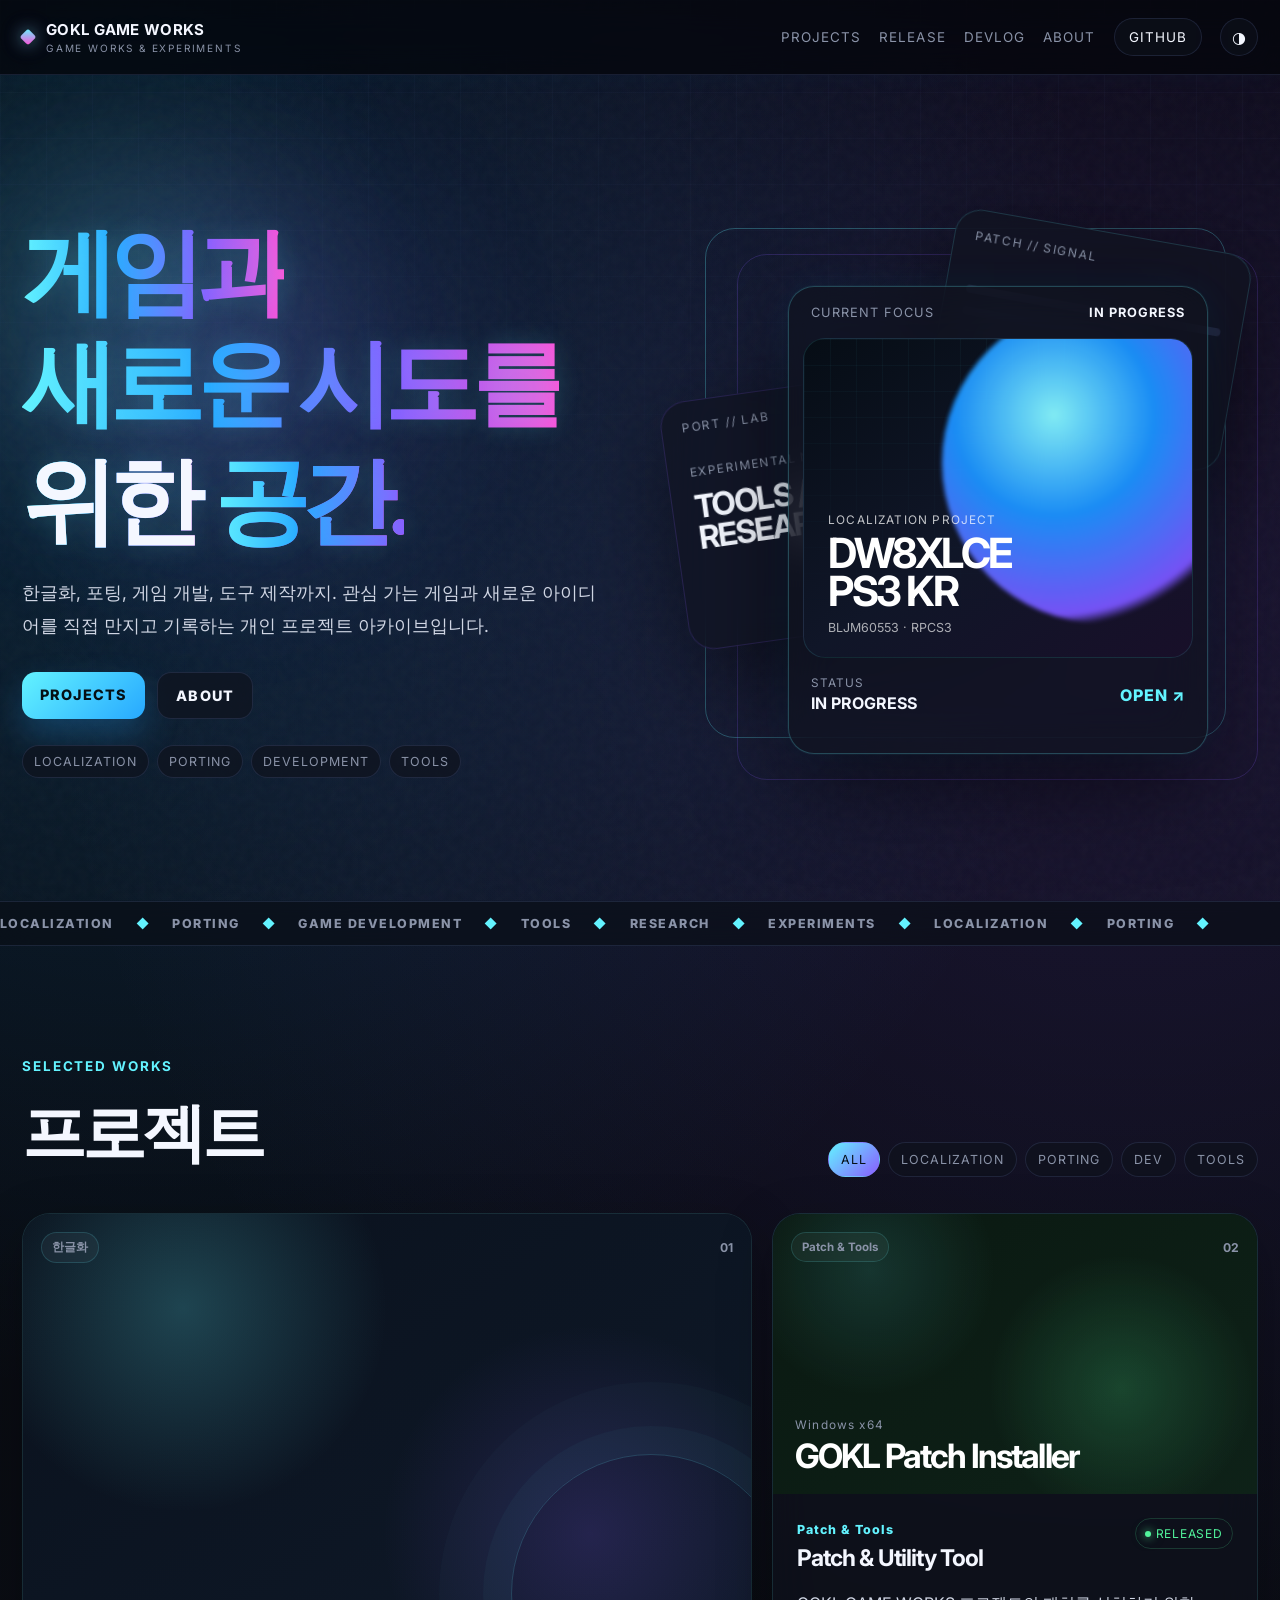
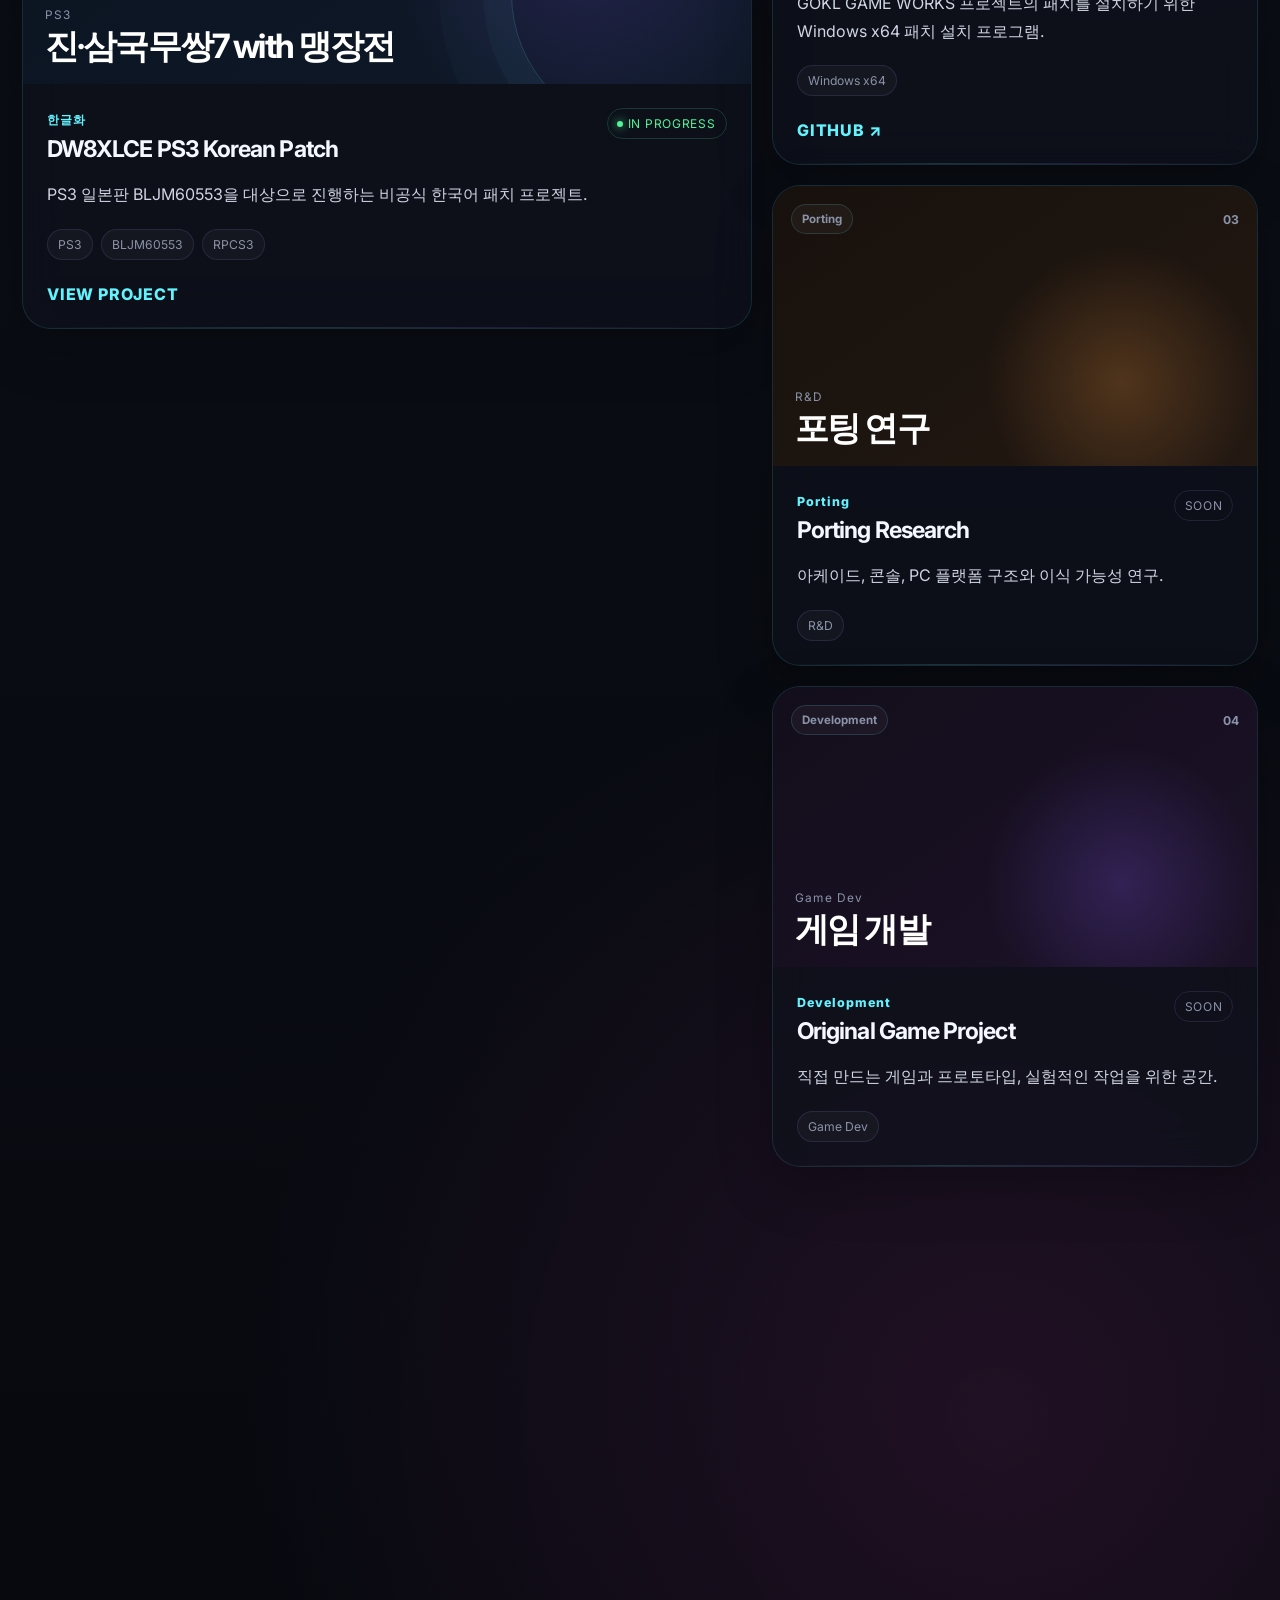
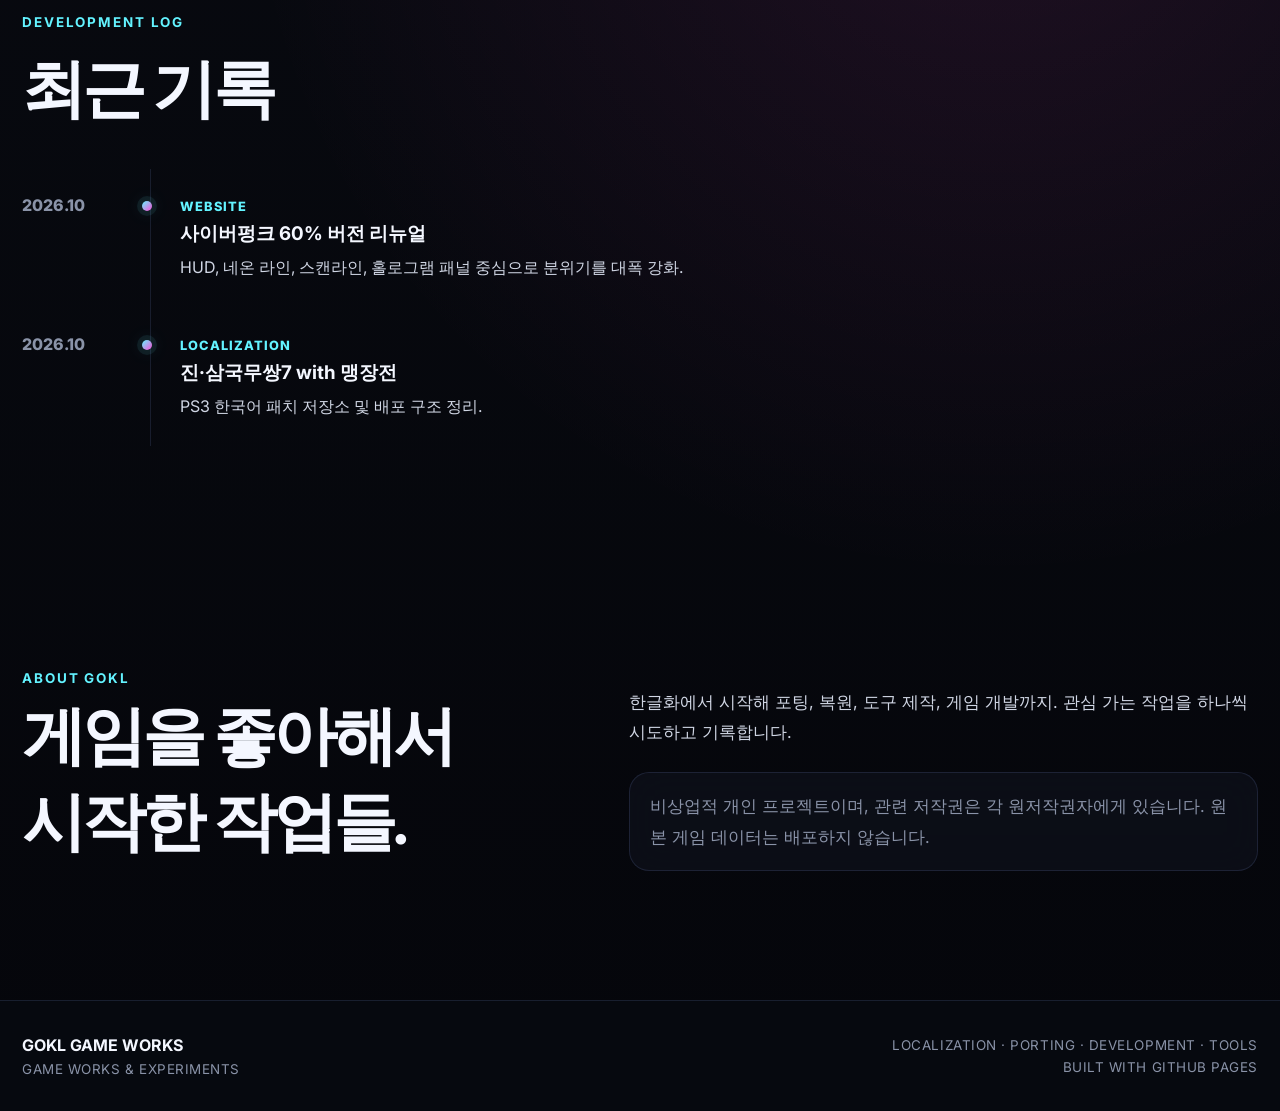
<file: index.html>
<!doctype html>
<html lang="ko">
<head>
  <meta charset="utf-8">
  <meta name="viewport" content="width=device-width,initial-scale=1">
  <meta name="description" content="GOKL GAME WORKS — cyberpunk game project archive">
  <title>GOKL GAME WORKS</title>
  <link rel="stylesheet" href="assets/style.css">
</head>
<body>
  <div class="noise"></div>
  <div class="scanlines"></div>
  <div class="grid-bg"></div>
  <div class="ambient ambient-a"></div>
  <div class="ambient ambient-b"></div>

  <header class="site-header">
    <div class="shell nav-wrap">
      <a class="logo" href="#">
        <span class="logo-mark"></span>
        <span class="logo-copy">
          <b>GOKL GAME WORKS</b>
          <small>GAME WORKS & EXPERIMENTS</small>
        </span>
      </a>

      <nav>
        <a href="#projects">PROJECTS</a>
        <a href="#release">RELEASE</a>
        <a href="#devlog">DEVLOG</a>
        <a href="#about">ABOUT</a>
        <a class="github-pill" href="https://github.com/gokl-game-works">GITHUB</a>
        <button class="theme-toggle" id="themeToggle" aria-label="테마 전환">◐</button>
      </nav>
    </div>
  </header>

  <main>
    <section class="hero shell reveal">
      <div class="hero-copy">
<h1 class="main-headline">
          <span class="headline-line">게임과</span>
          <span class="headline-line">새로운 시도를</span>
          <span class="headline-line headline-last"><span class="headline-black">위한</span> <span class="headline-accent">공간.</span></span>
        </h1>
        <p class="hero-desc">
          한글화, 포팅, 게임 개발, 도구 제작까지.
          관심 가는 게임과 새로운 아이디어를 직접 만지고 기록하는
          개인 프로젝트 아카이브입니다.
        </p>

        <div class="hero-actions">
          <a class="cta primary" href="#projects">PROJECTS</a>
          <a class="cta secondary" href="#about">ABOUT</a>
        </div>

        <div class="hero-tags">
          <span>LOCALIZATION</span>
          <span>PORTING</span>
          <span>DEVELOPMENT</span>
          <span>TOOLS</span>
        </div>
      </div>

      <div class="hero-stage" id="heroStage">
        <div class="hud-corners hud-1"></div>
        <div class="hud-corners hud-2"></div>

        <div class="floating-card back-card">
          <div class="card-code">PATCH // SIGNAL</div>
          <div class="back-lines"><i></i><i></i><i></i><i></i></div>
        </div>

        <div class="floating-card mid-card">
          <div class="card-code">PORT // LAB</div>
          <div class="mid-copy">
            <small>EXPERIMENTAL NODE</small>
            <strong>TOOLS /<br>RESEARCH</strong>
          </div>
        </div>

        <div class="floating-card front-card">
          <div class="front-top">
            <span>CURRENT FOCUS</span>
            <b>IN PROGRESS</b>
          </div>

          <div class="front-screen">
            <div class="screen-grid"></div>
            <div class="screen-shine"></div>
            <div class="screen-copy">
              <small>LOCALIZATION PROJECT</small>
              <strong>DW8XLCE<br>PS3 KR</strong>
              <span>BLJM60553 · RPCS3</span>
            </div>
            <div class="screen-orb"></div>
          </div>

          <div class="front-bottom">
            <div class="front-status">
              <span>STATUS</span>
              <b>IN PROGRESS</b>
            </div>
            <a href="projects/dw8xlce.html">OPEN ↗</a>
          </div>
        </div>
      </div>
    </section>

    <section class="marquee-wrap">
      <div class="marquee">
        <span>LOCALIZATION</span><i>◆</i>
        <span>PORTING</span><i>◆</i>
        <span>GAME DEVELOPMENT</span><i>◆</i>
        <span>TOOLS</span><i>◆</i>
        <span>RESEARCH</span><i>◆</i>
        <span>EXPERIMENTS</span><i>◆</i>
        <span>LOCALIZATION</span><i>◆</i>
        <span>PORTING</span><i>◆</i>
      </div>
    </section>

    <section class="projects shell reveal" id="projects">
      <div class="section-head">
        <div>
          <p class="eyebrow">SELECTED WORKS</p>
          <h2>프로젝트</h2>
        </div>
        <div class="filters">
          <button class="active" data-filter="all">ALL</button>
          <button data-filter="localization">LOCALIZATION</button>
          <button data-filter="porting">PORTING</button>
          <button data-filter="development">DEV</button>
          <button data-filter="tools">TOOLS</button>
        </div>
      </div>

      <div class="project-grid" id="projectGrid">
        <div class="project-loading" id="projectLoading">프로젝트 데이터를 불러오는 중...</div>
      </div>
    </section>

    <section class="release shell reveal" id="release"><div id="latestReleaseMount"></div></section>

    <section class="devlog shell reveal" id="devlog">
      <div class="section-head">
        <div>
          <p class="eyebrow">DEVELOPMENT LOG</p>
          <h2>최근 기록</h2>
        </div>
      </div>

      <div class="timeline">
        <article>
          <time>2026.10</time>
          <div class="timeline-dot"></div>
          <div class="timeline-copy">
            <span>WEBSITE</span>
            <h3>사이버펑크 60% 버전 리뉴얼</h3>
            <p>HUD, 네온 라인, 스캔라인, 홀로그램 패널 중심으로 분위기를 대폭 강화.</p>
          </div>
        </article>

        <article>
          <time>2026.10</time>
          <div class="timeline-dot"></div>
          <div class="timeline-copy">
            <span>LOCALIZATION</span>
            <h3>진·삼국무쌍7 with 맹장전</h3>
            <p>PS3 한국어 패치 저장소 및 배포 구조 정리.</p>
          </div>
        </article>
      </div>
    </section>

    <section class="about shell reveal" id="about">
      <div class="about-title">
        <p class="eyebrow">ABOUT GOKL</p>
        <h2 class="about-headline">
          <span>게임을 좋아해서</span>
          <span>시작한 작업들.</span>
        </h2>
      </div>

      <div class="about-copy">
        <p>
          한글화에서 시작해 포팅, 복원, 도구 제작, 게임 개발까지.
          관심 가는 작업을 하나씩 시도하고 기록합니다.
        </p>
        <p class="legal">
          비상업적 개인 프로젝트이며, 관련 저작권은 각 원저작권자에게 있습니다.
          원본 게임 데이터는 배포하지 않습니다.
        </p>
      </div>
    </section>
  </main>

  <footer class="site-footer">
    <div class="shell footer-wrap">
      <div>
        <b>GOKL GAME WORKS</b>
        <span>GAME WORKS & EXPERIMENTS</span>
      </div>
      <div class="footer-right">
        <span>LOCALIZATION · PORTING · DEVELOPMENT · TOOLS</span>
        <span>BUILT WITH GITHUB PAGES</span>
      </div>
    </div>
  </footer>

  <script src="assets/app.js"></script>
</body>
</html>
</file>
<file: assets/style.css>
@import url('https://fonts.googleapis.com/css2?family=Inter:wght@400;500;600;700;800;900&display=swap');

:root{
  --bg:#05060b;
  --bg-2:#0a0d14;
  --surface:rgba(15,18,28,.68);
  --surface-2:rgba(22,26,38,.92);
  --panel:rgba(14,18,27,.82);
  --text:#f4f7ff;
  --soft:#d0d6e4;
  --muted:#8a93a8;
  --line:rgba(125,153,224,.15);
  --cyan:#63f3ff;
  --blue:#27a8ff;
  --purple:#8a5cff;
  --magenta:#ff4fd8;
  --orange:#ff9f43;
  --green:#52f49c;
  --shadow:0 28px 90px rgba(0,0,0,.45);
  --shell:1240px;
}

body.light{
  --bg:#f5f5f7;
  --bg-2:#ffffff;
  --surface:rgba(255,255,255,.72);
  --surface-2:rgba(255,255,255,.92);
  --panel:rgba(255,255,255,.84);
  --text:#111111;
  --soft:#3a3a3c;
  --muted:#77777c;
  --line:rgba(0,0,0,.07);
  --cyan:#5ac8fa;
  --blue:#0071e3;
  --purple:#8e8e93;
  --magenta:#af52de;
  --orange:#ff9f0a;
  --green:#34c759;
  --shadow:0 24px 70px rgba(0,0,0,.08);
}

*{box-sizing:border-box}
html{scroll-behavior:smooth}
body{
  margin:0;
  font-family:"Inter",system-ui,sans-serif;
  color:var(--text);
  background:
    radial-gradient(circle at 12% 10%, rgba(39,168,255,.18), transparent 24%),
    radial-gradient(circle at 88% 14%, rgba(138,92,255,.16), transparent 28%),
    radial-gradient(circle at 78% 70%, rgba(255,79,216,.10), transparent 24%),
    linear-gradient(180deg,var(--bg),var(--bg-2) 40%,var(--bg));
  overflow-x:hidden;
  transition:background .3s,color .3s;
}
a{color:inherit;text-decoration:none}
button{font:inherit}
.shell{width:min(var(--shell),calc(100% - 44px));margin:auto}

.noise,
.scanlines,
.grid-bg,
.ambient{
  position:fixed; inset:0; pointer-events:none;
}
.noise{
  z-index:-1;
  opacity:.03;
  background-image:url("data:image/svg+xml,%3Csvg viewBox='0 0 120 120' xmlns='http://www.w3.org/2000/svg'%3E%3Cfilter id='n'%3E%3CfeTurbulence type='fractalNoise' baseFrequency='.9' numOctaves='2' stitchTiles='stitch'/%3E%3C/filter%3E%3Crect width='100%25' height='100%25' filter='url(%23n)' opacity='.9'/%3E%3C/svg%3E");
}
.scanlines{
  z-index:-2;
  opacity:.10;
  background:repeating-linear-gradient(
    to bottom,
    transparent 0,
    transparent 3px,
    rgba(255,255,255,.018) 4px
  );
}
.grid-bg{
  z-index:-3;
  background-image:
    linear-gradient(rgba(124,153,224,.05) 1px,transparent 1px),
    linear-gradient(90deg,rgba(124,153,224,.05) 1px,transparent 1px);
  background-size:46px 46px;
  mask-image:linear-gradient(180deg, rgba(0,0,0,.75), transparent 80%);
}
.ambient{
  z-index:-4;
  border-radius:50%;
  filter:blur(100px);
  opacity:.32;
}
.ambient-a{
  width:34vw;height:34vw;
  left:-8vw;top:8vh;
  background:radial-gradient(circle,var(--cyan),transparent 65%);
}
.ambient-b{
  width:36vw;height:36vw;
  right:-10vw;top:14vh;
  background:radial-gradient(circle,var(--purple),transparent 65%);
}

.site-header{
  position:sticky;top:0;z-index:100;
  background:color-mix(in srgb,var(--bg) 76%, transparent);
  backdrop-filter:blur(18px) saturate(1.25);
  border-bottom:1px solid var(--line);
}
.nav-wrap{
  min-height:74px;
  display:flex;align-items:center;justify-content:space-between;gap:22px;
}
.logo{display:flex;align-items:center;gap:12px}
.logo-mark{
  width:12px;height:12px;border-radius:3px;
  background:linear-gradient(135deg,var(--cyan),var(--magenta));
  box-shadow:0 0 16px rgba(99,243,255,.5),0 0 24px rgba(255,79,216,.25);
  transform:rotate(45deg);
}
.logo-copy{display:flex;flex-direction:column}
.logo-copy b{
  font-size:.94rem;letter-spacing:.02em;
}
.logo-copy small{
  color:var(--muted);font-size:.63rem;letter-spacing:.18em;margin-top:3px;
}
nav{display:flex;align-items:center;gap:18px;flex-wrap:wrap}
nav a{font-size:.84rem;color:var(--muted);letter-spacing:.08em}
nav a:hover{color:var(--text)}
.github-pill,.theme-toggle{
  border:1px solid var(--line);
  background:var(--surface);
  backdrop-filter:blur(18px);
}
.github-pill{
  padding:10px 14px;border-radius:999px;color:var(--text)!important;
}
.theme-toggle{
  width:38px;height:38px;border-radius:50%;color:var(--text);cursor:pointer;
}

.hero{
  min-height:calc(100vh - 74px);
  display:grid;
  grid-template-columns:1fr 1fr;
  align-items:center;
  gap:66px;
  padding:86px 0 82px;
}
.eyebrow{
  margin:0 0 16px;
  color:var(--cyan);
  font-size:.84rem;
  font-weight:700;
  letter-spacing:.14em;
}
.hero h1{
  margin:0;
  font-size:clamp(3.7rem,7.4vw,6.8rem);
  line-height:.90;
  letter-spacing:-.08em;
}
.hero h1 span{
  background:linear-gradient(90deg,var(--cyan),var(--blue) 35%,var(--purple) 70%,var(--magenta));
  -webkit-background-clip:text;
  background-clip:text;
  color:transparent;
  text-shadow:0 0 24px rgba(99,243,255,.18);
}
.hero-desc{
  margin:28px 0 0;
  max-width:720px;
  color:var(--soft);
  font-size:1.1rem;
  line-height:1.88;
}
.hero-actions{display:flex;gap:12px;flex-wrap:wrap;margin-top:30px}
.cta{
  padding:14px 18px;border-radius:14px;font-weight:800;font-size:.9rem;
  letter-spacing:.08em;
  transition:transform .18s ease, box-shadow .18s ease;
}
.cta.primary{
  color:#051015;
  background:linear-gradient(135deg,var(--cyan),var(--blue));
  box-shadow:0 16px 34px rgba(39,168,255,.26);
}
.cta.secondary{
  color:var(--text);
  background:var(--surface);
  border:1px solid var(--line);
  backdrop-filter:blur(18px);
}
.hero-tags{
  display:flex;gap:8px;flex-wrap:wrap;
  margin-top:26px;
}
.hero-tags span{
  padding:8px 11px;
  border-radius:999px;
  border:1px solid var(--line);
  background:var(--surface);
  color:var(--muted);
  font-size:.78rem;
  letter-spacing:.08em;
  backdrop-filter:blur(16px);
}

.hero-stage{
  position:relative;
  min-height:570px;
  perspective:1200px;
}
.hud-corners{
  position:absolute;
  border:1px solid rgba(99,243,255,.28);
  border-radius:30px;
  pointer-events:none;
}
.hud-1{inset:18px 32px 42px 32px}
.hud-2{inset:44px 0 0 64px;border-color:rgba(138,92,255,.22)}
.floating-card{
  position:absolute;
  border:1px solid rgba(99,243,255,.16);
  background:var(--surface);
  backdrop-filter:blur(24px) saturate(1.2);
  border-radius:26px;
  box-shadow:var(--shadow);
  overflow:hidden;
  transition:transform .2s ease, translate .2s ease;
}
.back-card{
  width:300px;height:220px;right:20px;top:20px;transform:rotate(10deg);
}
.mid-card{
  width:340px;height:250px;left:0;top:170px;transform:rotate(-8deg);
  border-color:rgba(138,92,255,.18);
}
.front-card{
  width:420px;height:468px;right:50px;top:76px;z-index:4;
  border-color:rgba(99,243,255,.24);
  box-shadow:0 0 0 1px rgba(99,243,255,.04),0 28px 90px rgba(0,0,0,.55),0 0 40px rgba(39,168,255,.09);
}
.card-code{
  padding:18px 20px 0;
  color:var(--muted);
  font-size:.75rem;
  letter-spacing:.14em;
}
.back-lines{padding:28px 20px}
.back-lines i{
  display:block;height:8px;border-radius:999px;background:var(--line);margin:14px 0;
}
.back-lines i:nth-child(2){width:76%}
.back-lines i:nth-child(3){width:58%}
.back-lines i:nth-child(4){width:84%}
.mid-copy{padding:26px 22px}
.mid-copy small{
  color:var(--muted);font-size:.74rem;letter-spacing:.12em;
}
.mid-copy strong{
  display:block;margin-top:12px;
  font-size:2rem;line-height:.96;letter-spacing:-.05em;
}
.front-top{
  display:flex;justify-content:space-between;align-items:center;
  padding:18px 22px;
  color:var(--muted);
  font-size:.8rem;
  letter-spacing:.08em;
}
.front-top b{color:var(--text)}
.front-screen{
  position:relative;
  height:320px;
  margin:0 14px;
  border-radius:22px;
  overflow:hidden;
  background:
    linear-gradient(145deg,#060d15,#101628 54%,#180f29);
  border:1px solid rgba(99,243,255,.12);
}
.screen-grid{
  position:absolute;inset:0;
  background-image:
    linear-gradient(rgba(99,243,255,.05) 1px,transparent 1px),
    linear-gradient(90deg,rgba(99,243,255,.05) 1px,transparent 1px);
  background-size:26px 26px;
  mask-image:linear-gradient(180deg,rgba(0,0,0,.75),transparent 90%);
}
.screen-shine{
  position:absolute;inset:0;
  background:linear-gradient(120deg,transparent 20%,rgba(255,255,255,.12) 45%,transparent 62%);
  transform:translateX(-120%);
  animation:shine 6s ease-in-out infinite;
}
@keyframes shine{
  0%,18%{transform:translateX(-120%)}
  58%,100%{transform:translateX(130%)}
}
.screen-copy{
  position:absolute;left:24px;bottom:22px;z-index:3;color:white;
}
.screen-copy small{
  display:block;opacity:.74;font-size:.74rem;letter-spacing:.1em;margin-bottom:8px;
}
.screen-copy strong{
  display:block;font-size:2.6rem;line-height:.90;letter-spacing:-.06em;
}
.screen-copy span{
  display:block;margin-top:10px;font-size:.78rem;opacity:.65;
}
.screen-orb{
  position:absolute;right:-70px;top:-36px;
  width:320px;height:320px;border-radius:50%;
  background:
    radial-gradient(circle at 35% 35%, #88f7ff 0, #1b93ff 34%, #7b55ff 68%, transparent 72%);
  filter:blur(2px);
  opacity:.95;
}
.front-bottom{
  display:flex;align-items:center;justify-content:space-between;
  padding:18px 22px 22px;
}
.front-status{display:flex;flex-direction:column;gap:3px}
.front-status span{
  font-size:.74rem;color:var(--muted);letter-spacing:.08em;
}
.front-bottom a{
  color:var(--cyan);font-weight:800;letter-spacing:.06em;
}

.marquee-wrap{
  width:100vw;margin-left:calc(50% - 50vw);
  border-top:1px solid var(--line);
  border-bottom:1px solid var(--line);
  background:rgba(10,14,22,.65);
  backdrop-filter:blur(18px);
  overflow:hidden;
}
.marquee{
  width:max-content;
  display:flex;align-items:center;gap:22px;
  padding:14px 0;
  color:var(--muted);
  font-size:.78rem;
  font-weight:800;
  letter-spacing:.12em;
  animation:marquee 30s linear infinite;
}
.marquee i{font-style:normal;color:var(--cyan)}
@keyframes marquee{to{transform:translateX(-50%)}}

.projects,.release,.devlog,.about{
  padding:112px 0;
}
.section-head{
  display:flex;align-items:flex-end;justify-content:space-between;gap:22px;
  margin-bottom:36px;
}
.section-head h2,.release h2,.about h2{
  margin:0;
  font-size:clamp(2.8rem,5vw,4.3rem);
  letter-spacing:-.06em;
}
.filters{
  display:flex;gap:8px;flex-wrap:wrap;
}
.filters button{
  padding:9px 12px;
  border-radius:999px;
  border:1px solid var(--line);
  background:var(--surface);
  color:var(--muted);
  cursor:pointer;
  letter-spacing:.08em;
  font-size:.78rem;
  backdrop-filter:blur(16px);
}
.filters button.active,
.filters button:hover{
  background:linear-gradient(135deg,var(--cyan),var(--purple));
  color:#061018;
}

.project-grid{
  display:grid;
  grid-template-columns:1.2fr .8fr;
  gap:20px;
}
.project-card{
  border-radius:28px;
  overflow:hidden;
  border:1px solid var(--line);
  background:var(--surface);
  backdrop-filter:blur(20px);
  box-shadow:0 18px 54px rgba(0,0,0,.25);
  transition:transform .2s ease, box-shadow .2s ease, border-color .2s ease;
  transform-style:preserve-3d;
}
.project-card:hover{
  border-color:rgba(99,243,255,.28);
  box-shadow:0 18px 60px rgba(0,0,0,.35),0 0 26px rgba(39,168,255,.08);
}
.featured{grid-row:span 3}
.project-visual{
  position:relative;
  height:280px;
  overflow:hidden;
}
.featured .project-visual{height:470px}
.visual-blue{
  background:
    radial-gradient(circle at 22% 20%, rgba(99,243,255,.22), transparent 30%),
    radial-gradient(circle at 78% 68%, rgba(138,92,255,.18), transparent 32%),
    linear-gradient(145deg, rgba(10,18,30,.92), rgba(15,26,42,.96));
}
.visual-orange{
  background:
    radial-gradient(circle at 72% 70%, rgba(255,159,67,.22), transparent 34%),
    linear-gradient(145deg, rgba(24,17,12,.92), rgba(36,25,18,.96));
}
.visual-purple{
  background:
    radial-gradient(circle at 72% 70%, rgba(138,92,255,.22), transparent 34%),
    linear-gradient(145deg, rgba(20,14,28,.92), rgba(28,18,40,.96));
}
.visual-green{
  background:
    radial-gradient(circle at 72% 70%, rgba(82,244,156,.18), transparent 34%),
    linear-gradient(145deg, rgba(14,22,18,.92), rgba(18,32,24,.96));
}
.visual-top{
  display:flex;justify-content:space-between;align-items:center;
  padding:18px 18px 0;
}
.visual-chip{
  padding:7px 10px;border-radius:999px;
  border:1px solid rgba(99,243,255,.16);
  color:var(--muted);font-size:.72rem;font-weight:700;
  background:rgba(255,255,255,.04);
  backdrop-filter:blur(16px);
}
.visual-no{
  color:var(--muted);font-size:.76rem;font-weight:700;
}
.visual-hud{
  position:absolute;right:-40px;bottom:-50px;
  width:280px;height:280px;border-radius:50%;
  border:1px solid rgba(99,243,255,.18);
  box-shadow:0 0 0 28px rgba(99,243,255,.03),0 0 0 72px rgba(99,243,255,.018);
}
.visual-copy{
  position:absolute;left:22px;bottom:22px;
}
.visual-copy small{
  display:block;margin-bottom:8px;color:var(--muted);font-size:.74rem;letter-spacing:.1em;
}
.visual-copy strong{
  display:block;color:#fff;
  font-size:2.1rem;line-height:.94;letter-spacing:-.055em;
}
.project-content{padding:24px}
.project-content.compact{min-height:180px}
.project-row-top{
  display:flex;align-items:flex-start;justify-content:space-between;gap:16px;
}
.project-type{
  color:var(--cyan);font-size:.78rem;font-weight:800;letter-spacing:.08em;
}
.project-row-top h3{
  margin:6px 0 0;font-size:1.44rem;letter-spacing:-.04em;
}
.status{
  padding:7px 10px;border-radius:999px;
  border:1px solid var(--line);
  color:var(--muted);font-size:.75rem;letter-spacing:.06em;
}
.active-status{
  color:var(--green);
  border-color:rgba(82,244,156,.18);
}
.project-content p{
  margin:18px 0 0;
  color:var(--soft);
  line-height:1.72;
}
.project-meta{
  display:flex;gap:8px;flex-wrap:wrap;margin-top:20px;
}
.project-meta span{
  padding:7px 10px;border-radius:999px;
  border:1px solid var(--line);
  background:rgba(255,255,255,.03);
  color:var(--muted);font-size:.76rem;
}
.project-links{
  display:flex;gap:16px;flex-wrap:wrap;margin-top:24px;
}
.project-links a{
  color:var(--cyan);
  font-weight:800;
  letter-spacing:.05em;
}

.release-panel{
  display:grid;
  grid-template-columns:1fr auto;
  gap:28px;align-items:center;
  padding:36px;
  border-radius:30px;
  border:1px solid rgba(99,243,255,.16);
  background:var(--surface);
  backdrop-filter:blur(22px);
  box-shadow:0 20px 70px rgba(0,0,0,.28),0 0 22px rgba(39,168,255,.05);
}
.release-copy p:not(.eyebrow){
  color:var(--soft);
  line-height:1.75;
}
.release-meta{
  display:flex;gap:8px;flex-wrap:wrap;margin-top:18px;
}
.release-meta span{
  padding:8px 11px;border-radius:999px;border:1px solid var(--line);
  color:var(--muted);font-size:.76rem;
}
.release-button{
  min-width:210px;padding:24px 22px;border-radius:20px;
  background:
    radial-gradient(circle at 18% 20%, rgba(255,255,255,.18), transparent 28%),
    linear-gradient(145deg,var(--cyan),var(--blue) 35%,var(--purple) 80%,var(--magenta));
  color:#071019;
  box-shadow:0 20px 45px rgba(39,168,255,.22);
  transition:transform .18s ease;
}
.release-button span{display:block;font-size:.78rem;opacity:.84;letter-spacing:.08em}
.release-button b{display:block;margin-top:8px;font-size:1.05rem}

.timeline{position:relative}
.timeline:before{
  content:"";
  position:absolute;left:128px;top:0;bottom:0;width:1px;background:var(--line);
}
.timeline article{
  display:grid;grid-template-columns:100px 18px 1fr;
  gap:20px;padding:26px 0;transition:transform .18s ease;
}
.timeline article:hover{transform:translateX(6px)}
.timeline time{color:var(--muted);font-weight:800}
.timeline-dot{
  width:10px;height:10px;border-radius:50%;
  margin-top:6px;
  background:linear-gradient(135deg,var(--cyan),var(--magenta));
  box-shadow:0 0 0 5px rgba(99,243,255,.08),0 0 18px rgba(99,243,255,.22);
}
.timeline-copy span{
  color:var(--cyan);font-size:.8rem;font-weight:800;letter-spacing:.08em;
}
.timeline-copy h3{
  margin:6px 0 7px;font-size:1.18rem;
}
.timeline-copy p{
  margin:0;color:var(--soft);line-height:1.72;
}

.about{
  display:grid;
  grid-template-columns:.92fr 1.08fr;
  gap:72px;align-items:start;
}
.about-copy{
  color:var(--soft);
  font-size:1.04rem;
  line-height:1.84;
}
.legal{
  margin-top:24px;
  padding:18px 20px;
  border-radius:20px;
  border:1px solid var(--line);
  background:var(--surface);
  backdrop-filter:blur(18px);
  color:var(--muted);
}

.site-footer{
  border-top:1px solid var(--line);
  background:rgba(8,11,18,.74);
  backdrop-filter:blur(18px);
}
.footer-wrap{
  min-height:110px;
  display:flex;align-items:center;justify-content:space-between;gap:24px;
}
.footer-wrap div{display:flex;flex-direction:column;gap:6px}
.footer-wrap span{color:var(--muted);font-size:.84rem;letter-spacing:.04em}
.footer-right{text-align:right}

.reveal{
  opacity:0;transform:translateY(24px);
  transition:opacity .7s ease,transform .7s ease;
}
.reveal.visible{opacity:1;transform:none}

@media(max-width:1020px){
  .hero{grid-template-columns:1fr}
  .project-grid{grid-template-columns:1fr}
  .featured{grid-row:auto}
  .featured .project-visual{height:360px}
  .release-panel{grid-template-columns:1fr}
  .about{grid-template-columns:1fr}
}
@media(max-width:720px){
  .shell{width:min(var(--shell),calc(100% - 28px))}
  nav a:not(.github-pill){display:none}
  .hero{min-height:auto;padding-top:60px;gap:40px}
  .hero h1{font-size:3.25rem}
  .hero-desc{font-size:1.02rem}
  .hero-stage{min-height:430px}
  .front-card{width:315px;height:400px;right:0;top:40px}
  .mid-card{width:260px;height:215px;left:0;top:150px}
  .back-card{width:240px;height:180px;right:-10px}
  .front-screen{height:255px}
  .screen-copy strong{font-size:2rem}
  .projects,.release,.devlog,.about{padding:78px 0}
  .section-head{flex-direction:column;align-items:flex-start}
  .timeline:before{left:87px}
  .timeline article{grid-template-columns:65px 14px 1fr;gap:12px}
  .footer-wrap{padding:24px 0;flex-direction:column;align-items:flex-start}
  .footer-right{text-align:left}
}


/* Dual-theme refinement
   Light = Apple-inspired minimal
   Dark = cyberpunk HUD */
body.light{
  background:
    radial-gradient(circle at 18% 0%, rgba(90,200,250,.14), transparent 28%),
    radial-gradient(circle at 82% 8%, rgba(0,113,227,.08), transparent 30%),
    linear-gradient(180deg,#f5f5f7,#ffffff 52%,#f5f5f7);
}
body.light .noise{opacity:.008}
body.light .scanlines{opacity:0}
body.light .grid-bg{
  opacity:.28;
  background-image:
    linear-gradient(rgba(0,0,0,.025) 1px,transparent 1px),
    linear-gradient(90deg,rgba(0,0,0,.025) 1px,transparent 1px);
}
body.light .ambient{opacity:.18;filter:blur(120px)}
body.light .site-header{
  background:rgba(245,245,247,.78);
  border-bottom:1px solid rgba(0,0,0,.055);
  box-shadow:none;
}
body.light .logo-mark{
  background:linear-gradient(135deg,#0071e3,#5ac8fa);
  box-shadow:0 0 18px rgba(0,113,227,.20);
}
body.light .logo-copy small{
  letter-spacing:.12em;
}
body.light .github-pill,
body.light .theme-toggle,
body.light .hero-tags span,
body.light .filters button,
body.light .cta.secondary{
  background:rgba(255,255,255,.74);
  box-shadow:0 6px 22px rgba(0,0,0,.035);
}
body.light .hero h1 span{
  background:linear-gradient(90deg,#0071e3,#5ac8fa);
  -webkit-background-clip:text;
  background-clip:text;
  color:transparent;
  text-shadow:none;
}
body.light .eyebrow{
  letter-spacing:.06em;
}
body.light .hero-stage .hud-corners{
  border-color:rgba(0,113,227,.11);
}
body.light .hud-2{border-color:rgba(142,142,147,.10)}
body.light .floating-card{
  border-color:rgba(0,0,0,.06);
  background:rgba(255,255,255,.72);
  box-shadow:0 28px 80px rgba(22,36,68,.10);
}
body.light .front-card{
  border-color:rgba(0,113,227,.10);
  box-shadow:0 30px 80px rgba(28,54,90,.13);
}
body.light .front-screen{
  background:
    radial-gradient(circle at 75% 22%,rgba(90,200,250,.24),transparent 34%),
    linear-gradient(145deg,#f2f8ff,#dfeeff 58%,#f7f7fb);
  border-color:rgba(0,113,227,.10);
}
body.light .screen-grid{opacity:.18}
body.light .screen-copy{color:#111}
body.light .screen-copy small,
body.light .screen-copy span{opacity:.62}
body.light .screen-orb{
  opacity:.52;
  filter:blur(8px);
  background:
    radial-gradient(circle at 35% 35%, #9be8ff 0, #69bfff 34%, #a88cff 68%, transparent 72%);
}
body.light .marquee-wrap{
  background:rgba(255,255,255,.66);
}
body.light .project-card{
  background:rgba(255,255,255,.74);
  box-shadow:0 18px 48px rgba(0,0,0,.05);
}
body.light .project-card:hover{
  border-color:rgba(0,113,227,.12);
  box-shadow:0 28px 70px rgba(0,0,0,.09);
}
body.light .visual-blue{
  background:
    radial-gradient(circle at 22% 20%, rgba(90,200,250,.28), transparent 30%),
    radial-gradient(circle at 78% 68%, rgba(175,82,222,.10), transparent 32%),
    linear-gradient(145deg,#f7fbff,#eaf3ff);
}
body.light .visual-orange{
  background:linear-gradient(145deg,#fffaf2,#fff1da);
}
body.light .visual-purple{
  background:linear-gradient(145deg,#fbf7ff,#efe6ff);
}
body.light .visual-green{
  background:linear-gradient(145deg,#f3fbf5,#e5f7ea);
}
body.light .visual-copy strong{color:#111}
body.light .visual-chip{
  background:rgba(255,255,255,.62);
  border-color:rgba(0,0,0,.06);
}
body.light .release-panel,
body.light .legal{
  background:rgba(255,255,255,.72);
  border-color:rgba(0,0,0,.06);
  box-shadow:0 20px 60px rgba(0,0,0,.06);
}
body.light .release-button{
  background:linear-gradient(145deg,#0071e3,#5ac8fa);
  color:white;
}
body.light .site-footer{
  background:rgba(255,255,255,.66);
}
body:not(.light) .site-header{
  box-shadow:0 0 30px rgba(39,168,255,.035);
}
body:not(.light) .logo-copy b{
  text-shadow:0 0 18px rgba(99,243,255,.08);
}
body:not(.light) .project-card:hover{
  box-shadow:
    0 18px 60px rgba(0,0,0,.42),
    0 0 30px rgba(39,168,255,.10);
}
body:not(.light) .release-panel{
  box-shadow:
    0 20px 70px rgba(0,0,0,.32),
    0 0 26px rgba(39,168,255,.06);
}


/* Headline spacing refinement */
.main-headline{
  display:flex;
  flex-direction:column;
  align-items:flex-start;
  gap:.16em;
  margin:0;
  max-width:none;
  font-size:clamp(3.35rem,7vw,6.35rem);
  line-height:.94;
  letter-spacing:-.07em;
}
.main-headline .headline-line{
  display:block;
  white-space:nowrap;
}
.main-headline .headline-last{
  display:flex;
  align-items:baseline;
  gap:.18em;
  margin-top:.08em;
}
.main-headline .headline-black{
  color:var(--text);
}
.main-headline .headline-accent{
  background:linear-gradient(90deg,var(--blue),var(--cyan));
  -webkit-background-clip:text;
  background-clip:text;
  color:transparent;
}

body:not(.light) .main-headline .headline-accent{
  background:linear-gradient(90deg,var(--cyan),var(--blue) 45%,var(--purple));
  -webkit-background-clip:text;
  background-clip:text;
  color:transparent;
  text-shadow:0 0 24px rgba(99,243,255,.16);
}

.about-headline{
  display:flex;
  flex-direction:column;
  align-items:flex-start;
  gap:.20em;
  margin:0;
  font-size:clamp(2.6rem,5.3vw,4.55rem);
  line-height:1.04;
  letter-spacing:-.055em;
}
.about-headline span{
  display:block;
  white-space:nowrap;
}
.about-headline span:last-child{
  margin-top:.10em;
}

@media(max-width:900px){
  .main-headline{
    font-size:clamp(3rem,10vw,5rem);
    gap:.14em;
  }
  .main-headline .headline-line{
    white-space:normal;
  }
  .main-headline .headline-last{
    flex-wrap:wrap;
  }
  .about-headline span{
    white-space:normal;
  }
}

@media(max-width:620px){
  .main-headline{
    font-size:clamp(2.8rem,13vw,4rem);
    line-height:.98;
  }
  .main-headline .headline-last{
    display:block;
    margin-top:.12em;
  }
  .main-headline .headline-black,
  .main-headline .headline-accent{
    display:inline;
  }
}


/* Light mode: neutral Apple-like header / typography */
body.light .site-header{
  background:rgba(248,248,250,.84);
  border-bottom:1px solid rgba(0,0,0,.055);
}

body.light .logo-copy b,
body.light .logo-text,
body.light .logo{
  color:#111111;
}

body.light .logo-copy small{
  color:#7a7a80;
}

body.light nav a{
  color:#5f6368;
}

body.light nav a:hover{
  color:#111111;
}

body.light .github-pill{
  color:#111111 !important;
  background:rgba(255,255,255,.82);
  border-color:rgba(0,0,0,.07);
}

body.light .theme-toggle{
  color:#222222;
  background:rgba(255,255,255,.82);
  border-color:rgba(0,0,0,.07);
}

body.light .eyebrow{
  color:#6e737b;
}

body.light .project-type,
body.light .timeline-copy span{
  color:#5d6672;
}

body.light .hero-meta span,
body.light .hero-tags span{
  color:#5f6670;
}

body.light .main-headline .headline-accent{
  background:linear-gradient(90deg,#0071e3,#4aa6ff);
  -webkit-background-clip:text;
  background-clip:text;
  color:transparent;
}

/* Keep blue as accent, not dominant */
body.light .cta.primary{
  background:#111111;
  color:#ffffff;
  box-shadow:0 12px 28px rgba(0,0,0,.12);
}

body.light .release-button{
  background:linear-gradient(145deg,#1f1f22,#3b3b40);
  color:#ffffff;
  box-shadow:0 16px 36px rgba(0,0,0,.12);
}

body.light .logo-mark{
  background:linear-gradient(135deg,#111111,#7a7a80);
  box-shadow:0 0 12px rgba(0,0,0,.08);
}


/* Fix: light mode hero headline should be mostly black, with only the final accent blue */
body.light .main-headline,
body.light .main-headline .headline-line,
body.light .main-headline .headline-black{
  color:#111111 !important;
}

body.light .main-headline .headline-line{
  background:none !important;
  -webkit-background-clip:initial !important;
  background-clip:initial !important;
  text-shadow:none !important;
}

body.light .main-headline .headline-last{
  color:#111111 !important;
}

body.light .main-headline .headline-last .headline-black{
  color:#111111 !important;
}

body.light .main-headline .headline-last .headline-accent{
  background:linear-gradient(90deg,#0071e3,#4aa6ff) !important;
  -webkit-background-clip:text !important;
  background-clip:text !important;
  color:transparent !important;
  text-shadow:none !important;
}

/* Prevent generic hero h1 light-mode accent rules from tinting the whole headline */
body.light .hero h1{
  color:#111111;
}

body.light .hero h1 span:not(.headline-accent){
  color:#111111 !important;
  background:none !important;
  -webkit-background-clip:initial !important;
  background-clip:initial !important;
}


/* ===========================
   PROJECT MOTION SYSTEM
   Light = Apple clean
   Dark  = Cyberpunk reactive
   =========================== */

.project-card{
  position:relative;
  isolation:isolate;
  opacity:1;
  transform:translateY(0);
  transition:
    transform .38s cubic-bezier(.2,.8,.2,1),
    opacity .38s ease,
    box-shadow .38s ease,
    border-color .38s ease,
    filter .38s ease;
  will-change:transform;
}

.project-card::before{
  content:"";
  position:absolute;
  inset:0;
  border-radius:inherit;
  pointer-events:none;
  opacity:0;
  transition:opacity .28s ease;
  z-index:0;
}

.project-card > *{
  position:relative;
  z-index:1;
}

.project-card.card-enter{
  opacity:0;
  transform:translateY(18px) scale(.992);
}

.project-card.card-enter.card-enter-active{
  opacity:1;
  transform:translateY(0) scale(1);
}

/* Light mode: restrained Apple-like motion */
body.light .project-card:hover{
  transform:translateY(-3px);
  box-shadow:0 22px 50px rgba(0,0,0,.08);
  border-color:rgba(0,0,0,.09);
}

body.light .project-card::before{
  background:
    radial-gradient(
      420px circle at var(--mx,50%) var(--my,50%),
      rgba(0,113,227,.045),
      transparent 42%
    );
}

body.light .project-card:hover::before{
  opacity:1;
}

body.light .project-visual{
  transition:transform .5s cubic-bezier(.2,.8,.2,1);
}

body.light .project-card:hover .project-visual{
  transform:scale(1.008);
}

/* Dark mode: cyberpunk reactive glow */
body:not(.light) .project-card{
  border-color:rgba(99,243,255,.12);
}

body:not(.light) .project-card::before{
  background:
    radial-gradient(
      360px circle at var(--mx,50%) var(--my,50%),
      rgba(99,243,255,.15),
      transparent 38%
    ),
    radial-gradient(
      460px circle at calc(var(--mx,50%) + 12%) calc(var(--my,50%) + 8%),
      rgba(138,92,255,.11),
      transparent 48%
    );
  mix-blend-mode:screen;
}

body:not(.light) .project-card:hover::before{
  opacity:1;
}

body:not(.light) .project-card:hover{
  border-color:rgba(99,243,255,.30);
  box-shadow:
    0 24px 70px rgba(0,0,0,.48),
    0 0 30px rgba(39,168,255,.11),
    0 0 70px rgba(138,92,255,.06);
}

body:not(.light) .project-card:hover .visual-chip{
  border-color:rgba(99,243,255,.28);
  color:var(--cyan);
  box-shadow:0 0 14px rgba(99,243,255,.08);
}

body:not(.light) .project-visual::after{
  content:"";
  position:absolute;
  inset:0;
  pointer-events:none;
  background:
    linear-gradient(
      110deg,
      transparent 20%,
      rgba(99,243,255,.06) 38%,
      rgba(255,79,216,.045) 50%,
      transparent 68%
    );
  transform:translateX(-110%);
  transition:transform .8s ease;
}

body:not(.light) .project-card:hover .project-visual::after{
  transform:translateX(110%);
}

/* Status pulse */
.active-status{
  position:relative;
  padding-left:20px !important;
}

.active-status::before{
  content:"";
  position:absolute;
  left:9px;
  top:50%;
  width:6px;
  height:6px;
  border-radius:50%;
  transform:translateY(-50%);
  background:var(--green);
}

body:not(.light) .active-status::before{
  box-shadow:
    0 0 8px rgba(82,244,156,.85),
    0 0 16px rgba(82,244,156,.35);
  animation:statusPulse 2.2s ease-in-out infinite;
}

@keyframes statusPulse{
  0%,100%{opacity:.65;transform:translateY(-50%) scale(.85)}
  50%{opacity:1;transform:translateY(-50%) scale(1.2)}
}

/* Smooth filter transitions */
.project-grid{
  align-items:start;
}

.project-card.is-hiding{
  opacity:0;
  transform:translateY(10px) scale(.985);
  pointer-events:none;
}

.project-card.is-showing{
  animation:cardReveal .42s cubic-bezier(.2,.8,.2,1) both;
}

@keyframes cardReveal{
  from{opacity:0;transform:translateY(14px) scale(.99)}
  to{opacity:1;transform:translateY(0) scale(1)}
}

/* Dark mode extra edge accents */
body:not(.light) .project-card::after{
  content:"";
  position:absolute;
  left:14px;
  right:14px;
  bottom:0;
  height:1px;
  background:linear-gradient(90deg,transparent,var(--cyan),var(--purple),transparent);
  opacity:.16;
  pointer-events:none;
  transition:opacity .28s ease;
}

body:not(.light) .project-card:hover::after{
  opacity:.55;
}

/* Light mode disables cyberpunk noise inside cards */
body.light .project-card::after{
  display:none;
}

/* Motion accessibility + mobile restraint */
@media (prefers-reduced-motion: reduce){
  .project-card,
  .project-visual,
  .active-status::before{
    animation:none !important;
    transition:none !important;
    transform:none !important;
  }
}

@media (hover:none), (pointer:coarse){
  .project-card:hover{
    transform:none !important;
  }
  .project-card::before,
  .project-card::after{
    display:none !important;
  }
}


/* Reviewed interaction polish */
body.light .project-card{
  transform-style:flat;
}

body.light .project-card:hover{
  filter:saturate(1.01);
}

body:not(.light) .project-card{
  transform-style:preserve-3d;
}


/* Fix hero headline top clipping */
.hero-copy{
  padding-top:.12em;
  overflow:visible;
}

.main-headline{
  line-height:1.01 !important;
  padding-top:.10em;
  overflow:visible;
}

.main-headline .headline-line{
  line-height:1.01;
  overflow:visible;
}

.hero h1{
  line-height:1.01 !important;
  overflow:visible;
}

/* A little extra breathing room in the hero */
.hero{
  padding-top:96px;
}

@media(max-width:720px){
  .hero{
    padding-top:68px;
  }

  .main-headline{
    line-height:1.03 !important;
    padding-top:.08em;
  }
}


/* Detailed project progress */
.progress-section{
  padding:108px 0;
}

.progress-grid{
  display:grid;
  grid-template-columns:repeat(2, minmax(0,1fr));
  gap:18px;
}

.progress-card{
  border:1px solid var(--line);
  background:var(--surface);
  backdrop-filter:blur(18px);
  border-radius:24px;
  padding:22px;
  box-shadow:0 14px 38px rgba(0,0,0,.04);
}

.progress-card-head{
  display:flex;
  justify-content:space-between;
  align-items:center;
  gap:20px;
  margin-bottom:14px;
}

.progress-card-head span{
  font-weight:700;
  color:var(--text);
}

.progress-card-head strong{
  color:var(--muted);
  font-size:.95rem;
}

.progress-track{
  height:8px;
  border-radius:999px;
  overflow:hidden;
  background:color-mix(in srgb,var(--line) 75%, transparent);
}

.progress-track i{
  display:block;
  height:100%;
  border-radius:inherit;
  background:linear-gradient(90deg,var(--blue),var(--cyan));
}

body:not(.light) .progress-track i{
  background:linear-gradient(90deg,var(--cyan),var(--purple));
  box-shadow:0 0 18px rgba(99,243,255,.18);
}

.progress-card p{
  margin:12px 0 0;
  color:var(--muted);
  font-size:.9rem;
  line-height:1.6;
}

body.light .progress-card{
  background:rgba(255,255,255,.78);
  box-shadow:0 16px 42px rgba(0,0,0,.05);
}

@media(max-width:720px){
  .progress-section{
    padding:76px 0;
  }
  .progress-grid{
    grid-template-columns:1fr;
  }
}


/* Live Patch & Tools project */
.tool-live-card .visual-green{
  background:
    radial-gradient(circle at 72% 62%, rgba(52,199,89,.28), transparent 34%),
    radial-gradient(circle at 22% 22%, rgba(90,200,250,.18), transparent 28%),
    linear-gradient(145deg, rgba(238,251,243,.9), rgba(216,245,228,.7));
}
body:not(.light) .tool-live-card .visual-green{
  background:
    radial-gradient(circle at 72% 62%, rgba(82,244,156,.18), transparent 34%),
    radial-gradient(circle at 20% 20%, rgba(99,243,255,.12), transparent 28%),
    linear-gradient(145deg, rgba(10,25,17,.96), rgba(14,34,24,.98));
}
.tool-download-links{
  align-items:center;
}
.tool-download-primary{
  display:inline-flex;
  align-items:center;
  justify-content:center;
  padding:10px 14px;
  border-radius:999px;
  background:#111;
  color:#fff !important;
  font-weight:800 !important;
}
body:not(.light) .tool-download-primary{
  background:linear-gradient(135deg,var(--cyan),var(--blue));
  color:#041015 !important;
  box-shadow:0 0 22px rgba(99,243,255,.16);
}
.release-notes-link{
  display:inline-block;
  margin-top:18px;
  color:var(--blue);
  font-weight:700;
}
body:not(.light) .release-notes-link{
  color:var(--cyan);
}

.project-loading,.project-empty,.project-load-error{
  grid-column:1/-1;min-height:220px;display:flex;align-items:center;justify-content:center;flex-direction:column;gap:8px;
  text-align:center;border:1px solid var(--line);border-radius:28px;background:var(--surface);color:var(--muted);padding:30px;
}
.tool-download-primary{
  display:inline-flex;align-items:center;justify-content:center;padding:10px 14px;border-radius:999px;background:#111;color:#fff!important;font-weight:800!important;
}
body:not(.light) .tool-download-primary{
  background:linear-gradient(135deg,var(--cyan),var(--blue));color:#041015!important;box-shadow:0 0 22px rgba(99,243,255,.16);
}
.release-notes-link{display:inline-block;margin-top:18px;color:var(--blue);font-weight:700}
body:not(.light) .release-notes-link{color:var(--cyan)}
</file>
